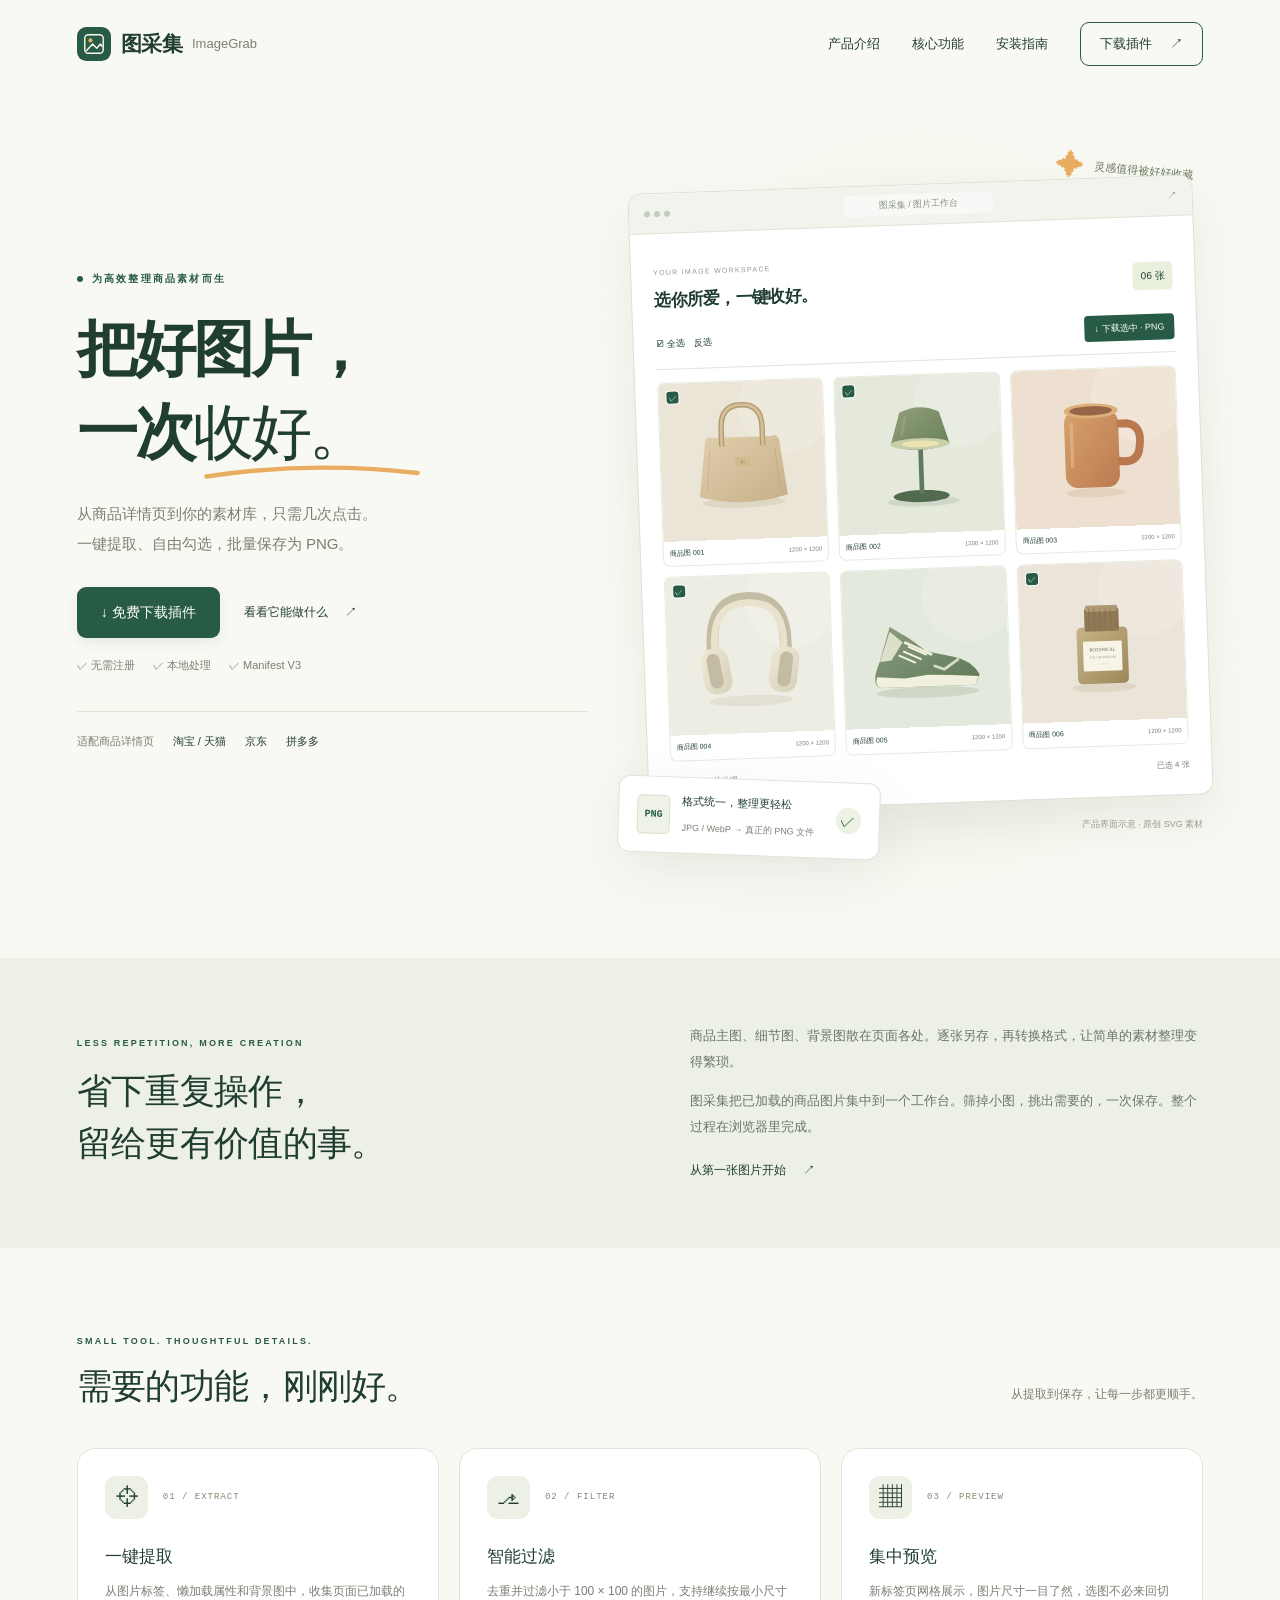
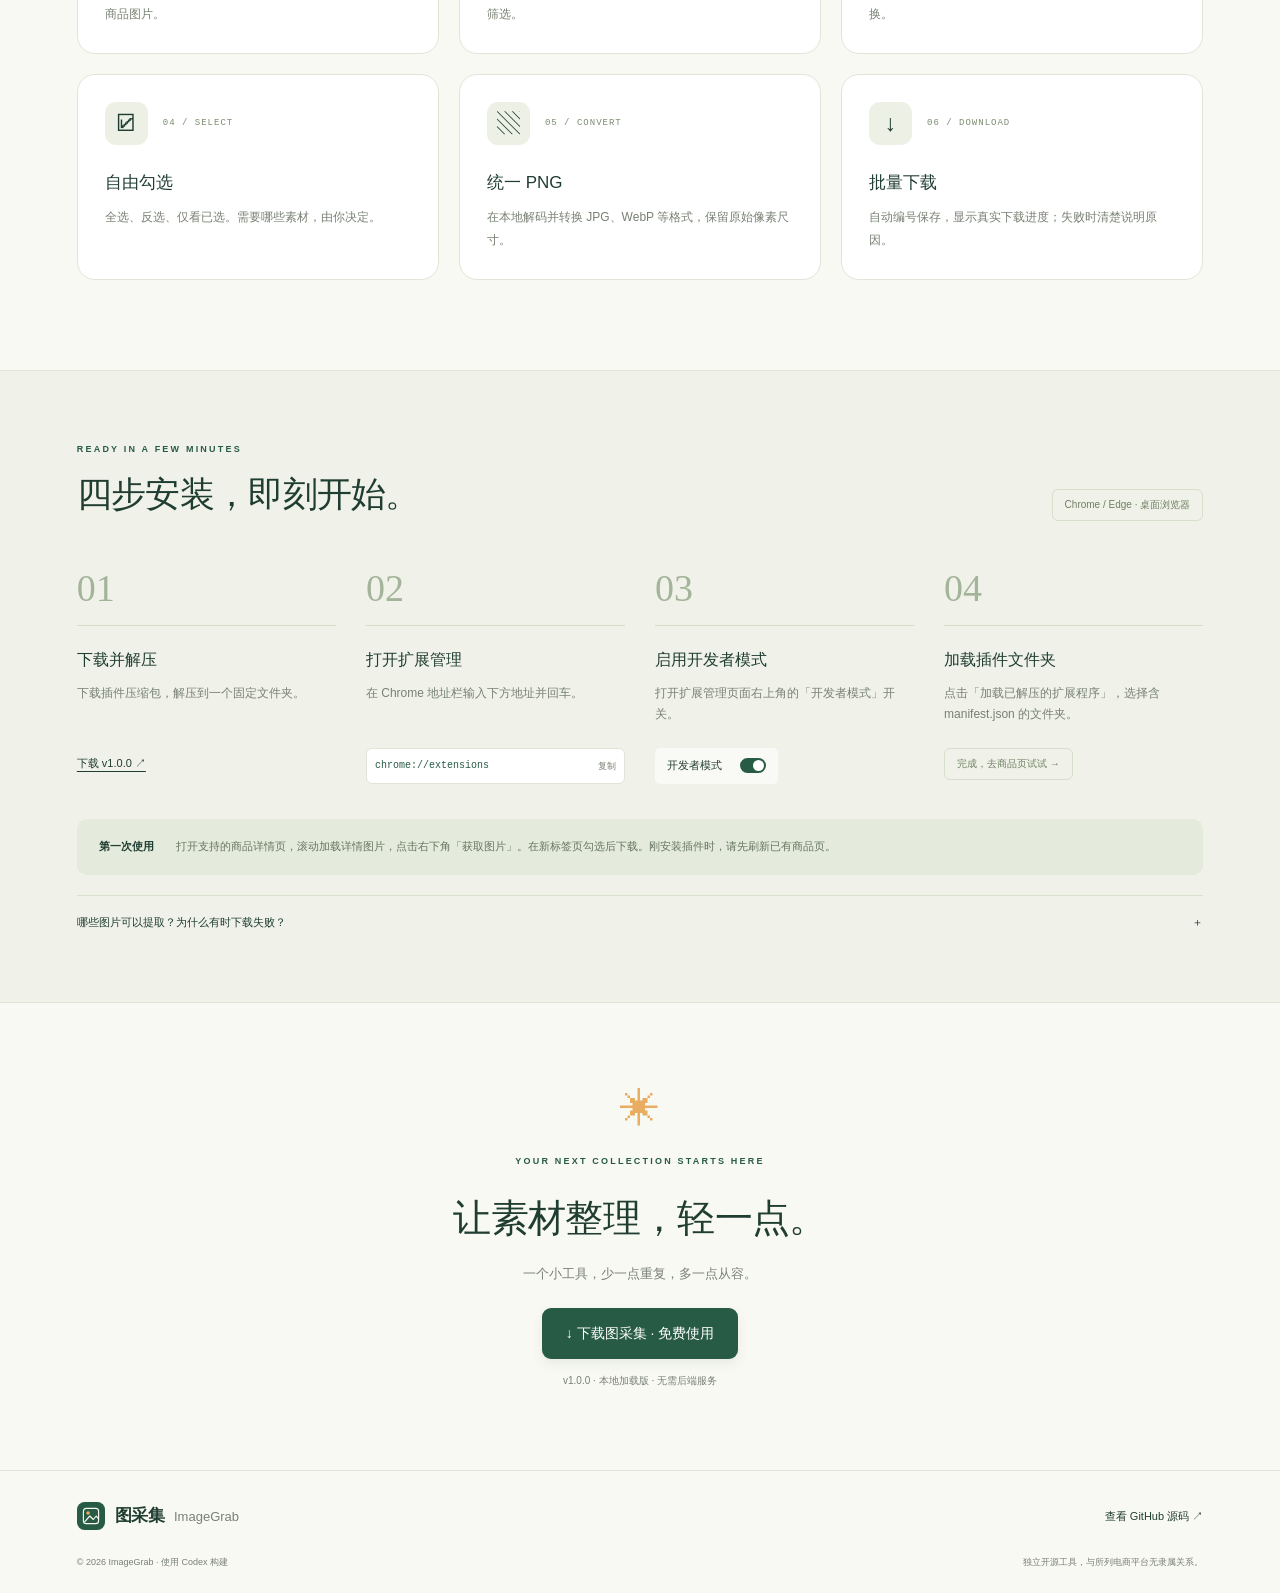
<file: docs/index.html>
<!doctype html>
<html lang="zh-CN"><head><meta charset="utf-8"><meta name="viewport" content="width=device-width, initial-scale=1"><meta name="description" content="图采集 ImageGrab：电商商品详情页图片提取工具。集中预览、自由筛选、批量转换 PNG，本地处理无需登录。"><meta name="theme-color" content="#244b3d"><title>图采集 ImageGrab — 把好图片，一次收好。</title><link rel="icon" href="assets/logo.svg" type="image/svg+xml"><link rel="stylesheet" href="css/style.css"></head>
<body><header class="nav"><div class="container nav-inner"><a class="brand" href="#home" aria-label="图采集首页"><img src="assets/logo.svg" alt="" width="34" height="34">图采集 <span>ImageGrab</span></a><button class="menu-button" aria-label="展开导航" aria-expanded="false" aria-controls="nav-links">☰</button><nav id="nav-links" aria-label="主导航"><a href="#about">产品介绍</a><a href="#features">核心功能</a><a href="#install">安装指南</a><a class="nav-cta" href="downloads/imagegrab-extension.zip" download>下载插件 <span>↗</span></a></nav></div></header>
<main><section class="hero container" id="home"><div class="hero-copy"><p class="eyebrow"><span class="dot"></span> 为高效整理商品素材而生</p><h1>把好图片，<br>一次<span class="serif">收好。</span><svg class="underline" viewBox="0 0 250 20" aria-hidden="true"><path d="M5 14 Q120 -4 245 10"/></svg></h1><p class="hero-description">从商品详情页到你的素材库，只需几次点击。<br>一键提取、自由勾选，批量保存为 PNG。</p><div class="hero-actions"><a class="button primary" href="downloads/imagegrab-extension.zip" download>↓ 免费下载插件</a><a class="text-link" href="#features">看看它能做什么 <span>↗</span></a></div><div class="microcopy"><span>✓ 无需注册</span><span>✓ 本地处理</span><span>✓ Manifest V3</span></div><div class="platforms"><span>适配商品详情页</span><strong>淘宝 / 天猫</strong><strong>京东</strong><strong>拼多多</strong></div></div>
<div class="hero-visual" aria-label="图采集图片工作台界面示意"><div class="floating-label"><span>✦</span> 灵感值得被好好收藏</div><div class="browser"><div class="browser-bar"><span class="traffic"><i></i><i></i><i></i></span><span class="browser-address">图采集 / 图片工作台</span><span>↗</span></div><div class="workspace"><div class="workspace-title"><div><small>YOUR IMAGE WORKSPACE</small><h2>选你所爱，一键收好。</h2></div><span class="count-badge">06 张</span></div><div class="workspace-tools"><span>☑ 全选　反选</span><span class="mini-button">↓ 下载选中 · PNG</span></div><div class="preview-grid"><figure><span class="tick">✓</span><img src="assets/product-1.svg" alt="米色手提包示例"><figcaption>商品图 001 <span>1200 × 1200</span></figcaption></figure><figure><span class="tick">✓</span><img src="assets/product-2.svg" alt="绿色台灯示例"><figcaption>商品图 002 <span>1200 × 1200</span></figcaption></figure><figure><img src="assets/product-3.svg" alt="橙色水杯示例"><figcaption>商品图 003 <span>1200 × 1200</span></figcaption></figure><figure><span class="tick">✓</span><img src="assets/product-4.svg" alt="奶油色耳机示例"><figcaption>商品图 004 <span>1200 × 1200</span></figcaption></figure><figure><img src="assets/product-5.svg" alt="绿色运动鞋示例"><figcaption>商品图 005 <span>1200 × 1200</span></figcaption></figure><figure><span class="tick">✓</span><img src="assets/product-6.svg" alt="香氛瓶示例"><figcaption>商品图 006 <span>1200 × 1200</span></figcaption></figure></div><div class="workspace-foot"><span><i class="dot"></i> 图片在本地处理</span><span>已选 4 张</span></div></div></div><div class="save-note"><span class="file-icon">PNG</span><div><strong>格式统一，整理更轻松</strong><small>JPG / WebP → 真正的 PNG 文件</small></div><span class="note-check">✓</span></div><p class="illustration-note">产品界面示意 · 原创 SVG 素材</p></div></section>
<section class="intro" id="about"><div class="container intro-inner"><div><p class="eyebrow">LESS REPETITION, MORE CREATION</p><h2>省下重复操作，<br>留给更有价值的事。</h2></div><div class="intro-text"><p>商品主图、细节图、背景图散在页面各处。逐张另存，再转换格式，让简单的素材整理变得繁琐。</p><p>图采集把已加载的商品图片集中到一个工作台。筛掉小图，挑出需要的，一次保存。整个过程在浏览器里完成。</p><a class="text-link" href="#install">从第一张图片开始 <span>↗</span></a></div></div></section>
<section class="features container" id="features"><div class="section-heading"><div><p class="eyebrow">SMALL TOOL. THOUGHTFUL DETAILS.</p><h2>需要的功能，刚刚好。</h2></div><p>从提取到保存，让每一步都更顺手。</p></div><div class="feature-grid"><article class="feature-card"><span class="feature-icon">⌖</span><small>01 / EXTRACT</small><h3>一键提取</h3><p>从图片标签、懒加载属性和背景图中，收集页面已加载的商品图片。</p></article><article class="feature-card"><span class="feature-icon">⎇</span><small>02 / FILTER</small><h3>智能过滤</h3><p>去重并过滤小于 100 × 100 的图片，支持继续按最小尺寸筛选。</p></article><article class="feature-card"><span class="feature-icon">▦</span><small>03 / PREVIEW</small><h3>集中预览</h3><p>新标签页网格展示，图片尺寸一目了然，选图不必来回切换。</p></article><article class="feature-card"><span class="feature-icon">☑</span><small>04 / SELECT</small><h3>自由勾选</h3><p>全选、反选、仅看已选。需要哪些素材，由你决定。</p></article><article class="feature-card"><span class="feature-icon">▧</span><small>05 / CONVERT</small><h3>统一 PNG</h3><p>在本地解码并转换 JPG、WebP 等格式，保留原始像素尺寸。</p></article><article class="feature-card"><span class="feature-icon">↓</span><small>06 / DOWNLOAD</small><h3>批量下载</h3><p>自动编号保存，显示真实下载进度；失败时清楚说明原因。</p></article></div></section>
<section class="installation" id="install"><div class="container"><div class="section-heading"><div><p class="eyebrow">READY IN A FEW MINUTES</p><h2>四步安装，即刻开始。</h2></div><span class="outline-pill">Chrome / Edge · 桌面浏览器</span></div><div class="steps"><article><span class="step-number">01</span><h3>下载并解压</h3><p>下载插件压缩包，解压到一个固定文件夹。</p><a href="downloads/imagegrab-extension.zip" download>下载 v1.0.0 ↗</a></article><article><span class="step-number">02</span><h3>打开扩展管理</h3><p>在 Chrome 地址栏输入下方地址并回车。</p><button id="copy-address" title="复制扩展管理地址"><code>chrome://extensions</code><span>复制</span></button></article><article><span class="step-number">03</span><h3>启用开发者模式</h3><p>打开扩展管理页面右上角的「开发者模式」开关。</p><span class="mode-switch">开发者模式 <i></i></span></article><article><span class="step-number">04</span><h3>加载插件文件夹</h3><p>点击「加载已解压的扩展程序」，选择含 manifest.json 的文件夹。</p><span class="outline-pill">完成，去商品页试试 →</span></article></div><div class="usage-note"><strong>第一次使用</strong><p>打开支持的商品详情页，滚动加载详情图片，点击右下角「获取图片」。在新标签页勾选后下载。刚安装插件时，请先刷新已有商品页。</p></div><details><summary>哪些图片可以提取？为什么有时下载失败？ <span>＋</span></summary><p>插件面向淘宝、天猫、京东及拼多多商家商品详情页，提取当前页面中可读取且已加载的图片。平台登录、页面改版、防盗链或未授权的图片域名可能导致提取或下载失败，插件不会绕过访问限制。SVG、GIF 等可解码图片会转为静态 PNG。请只下载你拥有使用权的素材。</p></details></div></section>
<section class="cta container"><span class="cta-symbol">✳</span><p class="eyebrow">YOUR NEXT COLLECTION STARTS HERE</p><h2>让素材整理，<span>轻一点。</span></h2><p>一个小工具，少一点重复，多一点从容。</p><a class="button primary" href="downloads/imagegrab-extension.zip" download>↓ 下载图采集 · 免费使用</a><small>v1.0.0 · 本地加载版 · 无需后端服务</small></section></main>
<footer class="footer"><div class="container footer-top"><a class="brand" href="#home"><img src="assets/logo.svg" alt="" width="28" height="28">图采集 <span>ImageGrab</span></a><a href="https://github.com/luwww0720-spec/imagegrab" target="_blank" rel="noopener noreferrer">查看 GitHub 源码 ↗</a></div><div class="container footer-bottom"><span>© 2026 ImageGrab · 使用 Codex 构建</span><span>独立开源工具，与所列电商平台无隶属关系。</span></div></footer><div id="toast" role="status" aria-live="polite"></div><script src="js/main.js"></script></body></html>
</file>
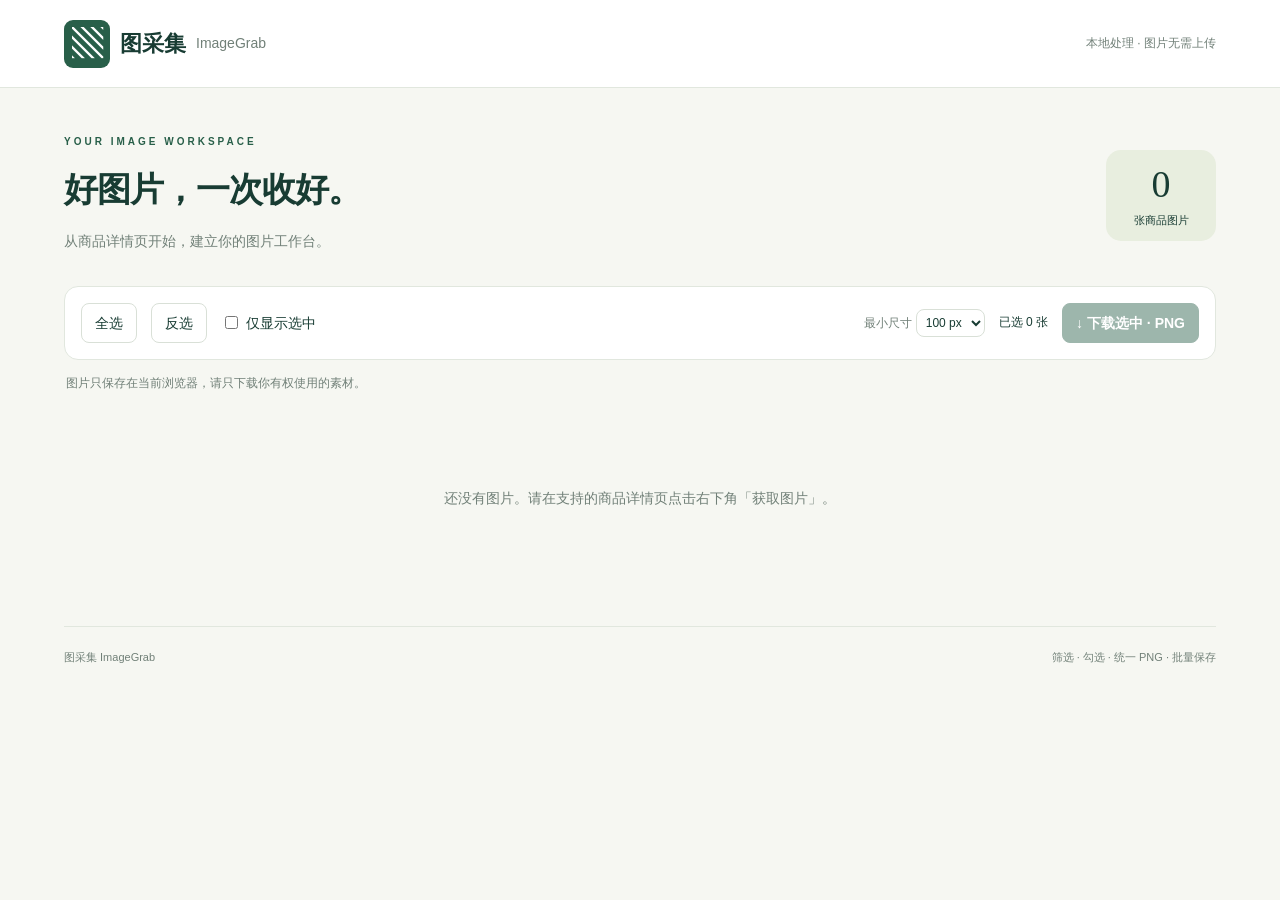
<file: extension/gallery.html>
<!doctype html><html lang="zh-CN"><head><meta charset="UTF-8"><meta name="viewport" content="width=device-width,initial-scale=1"><title>图片工作台 · 图采集 ImageGrab</title><link rel="stylesheet" href="gallery.css"></head><body>
<header><a class="brand" href="gallery.html"><span class="mark">▧</span> 图采集 <small>ImageGrab</small></a><span class="privacy">本地处理 · 图片无需上传</span></header>
<main><div class="heading"><div><p class="eyebrow">YOUR IMAGE WORKSPACE</p><h1>好图片，一次收好。</h1><p id="source-title">正在读取商品图片…</p><a id="source-link" target="_blank" rel="noopener noreferrer"></a></div><div class="stats"><strong id="total">0</strong><span>张商品图片</span></div></div>
<section class="toolbar" aria-label="筛选与下载"><div class="selection"><button id="select-all">全选</button><button id="invert">反选</button><label class="check"><input type="checkbox" id="only-selected">仅显示选中</label></div><div class="filters"><label>最小尺寸 <select id="min-size"><option value="100">100 px</option><option value="300">300 px</option><option value="600">600 px</option></select></label><span id="selected-count">已选 0 张</span><button class="primary" id="download" disabled>↓ 下载选中 · PNG</button></div></section>
<div id="status" role="status" aria-live="polite">图片只保存在当前浏览器，请只下载你有权使用的素材。</div><progress id="progress" max="1" value="0" hidden></progress>
<section id="grid" class="grid" aria-label="商品图片"></section><div id="empty" class="empty" hidden>还没有图片。请在支持的商品详情页点击右下角「获取图片」。</div>
<footer><span>图采集 ImageGrab</span><span>筛选 · 勾选 · 统一 PNG · 批量保存</span></footer></main><script src="gallery.js"></script></body></html>
</file>
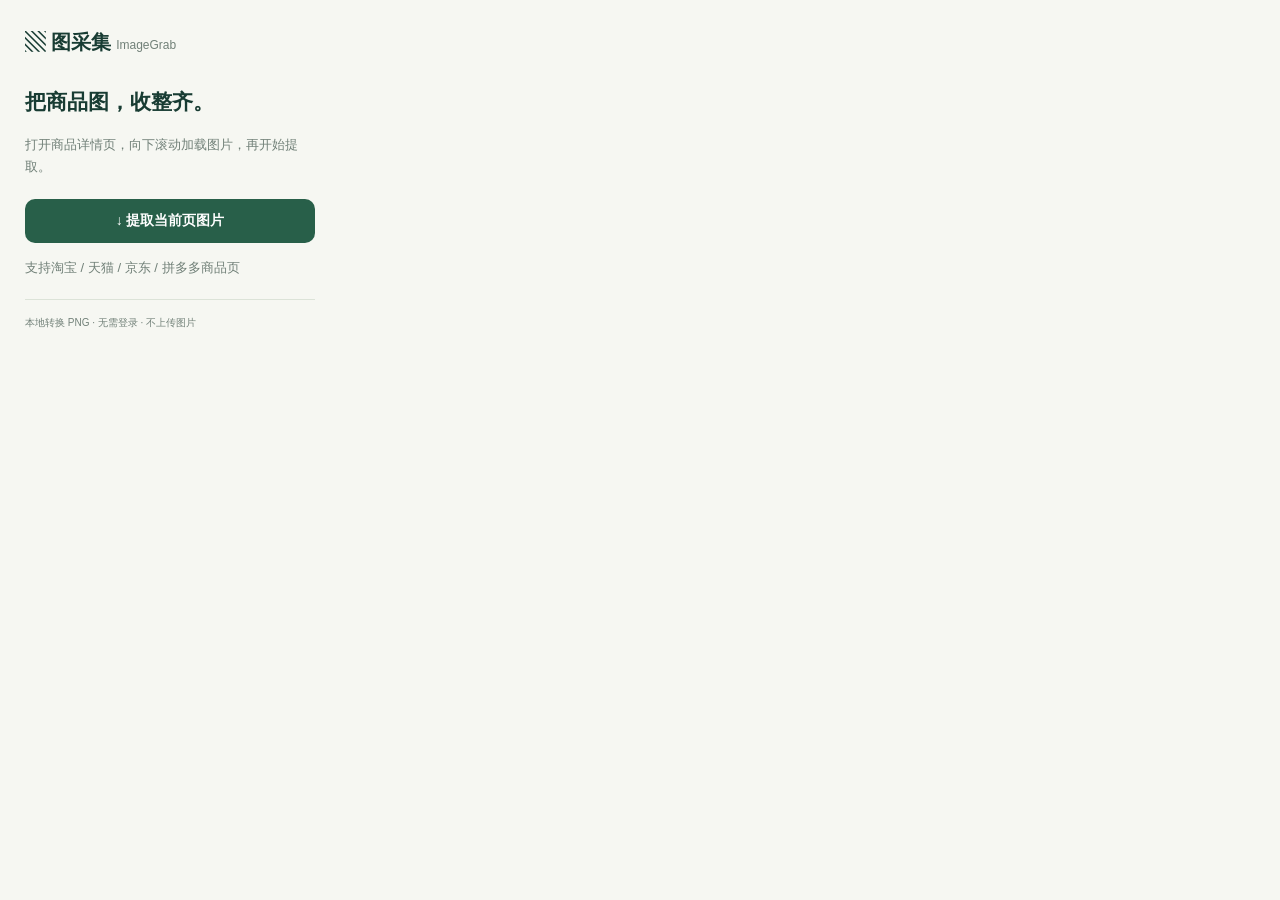
<file: extension/popup.html>
<!doctype html><html lang="zh-CN"><head><meta charset="utf-8"><title>图采集</title><link rel="stylesheet" href="popup.css"></head><body><div class="logo">▧ 图采集 <small>ImageGrab</small></div><h1>把商品图，收整齐。</h1><p>打开商品详情页，向下滚动加载图片，再开始提取。</p><button id="extract">↓ 提取当前页图片</button><div id="status" role="status">支持淘宝 / 天猫 / 京东 / 拼多多商品页</div><footer>本地转换 PNG · 无需登录 · 不上传图片</footer><script src="popup.js"></script></body></html>
</file>
<file: docs/css/style.css>
:root{--primary:#285b46;--ink:#203d31;--muted:#788073;--paper:#f9f9f3;--light:#edf0e4;--line:#dfe5d7;--accent:#e9ad62;--radius:18px;--shadow:0 20px 60px #24483313}*{box-sizing:border-box}html{scroll-behavior:smooth;scroll-padding-top:95px}body{margin:0;background:var(--paper);color:var(--ink);font:15px/1.8 -apple-system,BlinkMacSystemFont,"PingFang SC","Microsoft YaHei",sans-serif}a{color:inherit;text-decoration:none}button{font:inherit}img{max-width:100%}.container{width:min(1200px,88%);margin-inline:auto}.nav{position:sticky;top:0;z-index:20;background:#f9f9f3e8;backdrop-filter:blur(18px);border-bottom:1px solid transparent;transition:box-shadow .25s}.nav.scrolled{box-shadow:0 2px 15px #203d310c;border-color:var(--line)}.nav-inner{height:88px;display:flex;align-items:center;justify-content:space-between}.brand{display:flex;align-items:center;gap:10px;font-size:21px;font-weight:700;letter-spacing:-.6px}.brand span{font-size:13px;font-weight:400;letter-spacing:0;color:var(--muted)}nav{display:flex;align-items:center;gap:32px;font-size:13px}nav a:not(.nav-cta):hover{color:#5b8663}.nav-cta{border:1px solid var(--primary);padding:9px 19px;border-radius:9px}.nav-cta span{margin-left:15px}.menu-button{display:none}.hero{display:grid;grid-template-columns:.95fr 1.05fr;gap:50px;align-items:center;padding-top:65px;padding-bottom:90px;min-height:710px}.eyebrow{font-size:10px;font-weight:600;letter-spacing:2.2px;margin:0 0 20px;color:var(--primary);display:flex;align-items:center;gap:9px}.dot{display:inline-block;width:6px;height:6px;background:var(--primary);border-radius:50%}h1{font-size:clamp(45px,4.8vw,67px);line-height:1.35;letter-spacing:-3px;font-weight:600;margin:0 0 23px;position:relative}.serif{font-family:"STSong","SimSun",serif;font-weight:500}.underline{position:absolute;bottom:-8px;left:0;width:220px;height:18px;transform:translateX(125px);fill:none;stroke:var(--accent);stroke-width:5;stroke-linecap:round}.hero-description{font-size:15px;color:var(--muted);line-height:2;margin:25px 0 28px}.hero-actions{display:flex;align-items:center;gap:24px}.button{display:inline-flex;align-items:center;justify-content:center;gap:12px;padding:13px 24px;border-radius:9px;font-size:14px;font-weight:500;transition:transform .2s,background .2s}.primary{background:var(--primary);color:white;box-shadow:0 5px 12px #285b4615}.primary:hover{background:#1b4433;transform:translateY(-2px)}.text-link{font-size:12px;font-weight:500;display:inline-flex;gap:17px;align-items:center}.text-link:hover{color:#658558}.microcopy{display:flex;gap:18px;font-size:11px;color:var(--muted);margin-top:18px}.platforms{display:flex;align-items:center;gap:19px;font-size:11px;border-top:1px solid var(--line);margin-top:35px;padding-top:20px;flex-wrap:wrap}.platforms>span{color:var(--muted)}.platforms strong{font-weight:500}.hero-visual{position:relative;padding:30px 0 35px}.hero-visual:before{content:"";position:absolute;inset:-35px -25px;background:radial-gradient(ellipse,#e8eddb 0%,#edf0e273 50%,transparent 72%);z-index:-1}.floating-label{position:absolute;top:-10px;right:10px;font-size:11px;color:#6b795e;transform:rotate(5deg);display:flex;align-items:center;gap:9px}.floating-label span{color:var(--accent);font-size:29px}.browser{background:#fff;border:1px solid #dbe2d4;border-radius:13px;overflow:hidden;box-shadow:0 24px 50px #38523d16;transform:rotate(-2deg)}.browser-bar{height:40px;background:#f1f3ed;display:flex;align-items:center;justify-content:space-between;padding:0 15px;border-bottom:1px solid var(--line);font-size:10px;color:#87917e}.traffic{display:flex;gap:4px}.traffic i{width:6px;height:6px;background:#c4cdbc;border-radius:50%}.browser-address{background:#fff8;padding:2px 35px;border-radius:4px;font-size:9px}.workspace{padding:22px}.workspace-title{display:flex;align-items:center;justify-content:space-between}.workspace-title small{font-size:7px;letter-spacing:1.3px;color:#8e9886}.workspace h2{font-size:17px;margin:5px 0 17px;font-weight:600}.count-badge{background:#eaf0de;padding:5px 8px;border-radius:5px;font-size:10px}.workspace-tools{display:flex;align-items:center;justify-content:space-between;border-bottom:1px solid var(--line);padding-bottom:12px;margin-bottom:13px;font-size:9px}.mini-button{background:var(--primary);color:white;padding:5px 10px;border-radius:4px}.preview-grid{display:grid;grid-template-columns:repeat(3,minmax(0,1fr));gap:10px}.preview-grid figure{margin:0;position:relative;overflow:hidden;border:1px solid #e7ebdf;border-radius:7px}.preview-grid img{width:100%;aspect-ratio:1.04;object-fit:cover;display:block}.preview-grid figcaption{display:flex;align-items:center;justify-content:space-between;padding:6px;font-size:7px;white-space:nowrap;gap:3px}.preview-grid figcaption span{font-size:6px;color:var(--muted)}.tick{position:absolute;left:7px;top:7px;font-size:8px;width:14px;height:14px;display:grid;place-items:center;background:var(--primary);color:white;border-radius:4px;border:1px solid white}.workspace-foot{display:flex;justify-content:space-between;font-size:8px;color:var(--muted);padding-top:14px}.workspace-foot .dot{width:4px;height:4px;margin-right:5px}.save-note{position:absolute;left:-20px;bottom:12px;display:flex;gap:12px;align-items:center;background:white;border:1px solid var(--line);padding:14px 18px;border-radius:12px;box-shadow:var(--shadow);transform:rotate(2deg)}.file-icon{display:grid;place-items:center;background:#eef2e7;border:1px solid #d6e0cb;color:var(--primary);font:700 10px monospace;width:33px;height:39px;border-radius:5px}.save-note strong{display:block;font-size:11px;font-weight:500}.save-note small{font-size:9px;color:var(--muted)}.note-check{background:#edf2e5;border-radius:50%;color:var(--primary);padding:0 5px;margin-left:9px}.illustration-note{text-align:right;font-size:9px;color:#99a18f;margin:12px 0 0}.intro{background:var(--light);padding:65px 0}.intro-inner{display:grid;grid-template-columns:1fr 1fr;gap:100px;align-items:center}h2{font-size:clamp(25px,2.7vw,35px);line-height:1.5;margin:0;font-weight:500;letter-spacing:-.7px}.intro .eyebrow{font-size:9px;margin-bottom:15px}.intro-text{font-size:13px;color:#6b7667;line-height:2}.intro-text p{margin:0 0 13px}.intro-text .text-link{color:var(--ink);margin-top:5px}.features{padding:85px 0 90px}.section-heading{display:flex;align-items:flex-end;justify-content:space-between;gap:20px;margin-bottom:35px}.section-heading .eyebrow{font-size:9px;margin-bottom:12px}.section-heading>p{font-size:12px;color:var(--muted);margin-bottom:7px}.feature-grid{display:grid;grid-template-columns:repeat(3,minmax(0,1fr));gap:20px}.feature-card{background:#fff;border:1px solid var(--line);border-radius:var(--radius);padding:27px;transition:transform .25s,box-shadow .25s}.feature-card:hover{transform:translateY(-5px);box-shadow:var(--shadow)}.feature-icon{width:43px;height:43px;display:grid;place-items:center;background:#edf1e5;border-radius:11px;font-size:23px;float:left;margin-right:15px}.feature-card small{font:9px/43px monospace;letter-spacing:1px;color:#7a8c70}.feature-card h3{font-size:17px;font-weight:500;margin:23px 0 8px;clear:both}.feature-card p{font-size:12px;color:var(--muted);margin:0;line-height:1.9}.installation{padding:70px 0;background:#f0f2e9;border-block:1px solid var(--line)}.outline-pill{display:inline-flex;border:1px solid #d6dfcc;padding:6px 12px;border-radius:6px;font-size:10px;color:#6e7f61;white-space:nowrap}.steps{display:grid;grid-template-columns:repeat(4,minmax(0,1fr));gap:30px;margin-top:45px}.step-number{font:400 38px Georgia,serif;color:#a4b49a;border-bottom:1px solid #d2dcc8;display:block;padding-bottom:15px}.steps h3{font-weight:500;font-size:16px;margin:20px 0 8px}.steps p{font-size:12px;color:var(--muted);min-height:50px;margin:0 0 15px}.steps a{font-size:11px;text-decoration:underline;text-underline-offset:4px}#copy-address{background:white;border:1px solid var(--line);padding:8px;border-radius:6px;width:100%;display:flex;justify-content:space-between;align-items:center;gap:5px;cursor:pointer;font-size:10px}#copy-address code{font-size:10px;color:var(--primary);overflow-wrap:anywhere}#copy-address span{color:var(--muted);font-size:9px;white-space:nowrap}.mode-switch{font-size:11px;display:inline-flex;align-items:center;gap:18px;background:#fff9;border-radius:5px;padding:8px 12px}.mode-switch i{width:26px;height:15px;background:var(--primary);border-radius:15px;position:relative}.mode-switch i:after{content:"";position:absolute;right:2px;top:2px;width:11px;height:11px;background:white;border-radius:50%}.usage-note{margin-top:35px;background:#e4eadc;border-radius:10px;display:flex;gap:22px;padding:18px 22px;align-items:center}.usage-note strong{font-size:11px;white-space:nowrap}.usage-note p{margin:0;font-size:11px;color:#67755f}details{margin-top:20px;border-top:1px solid #d8e1cf;padding-top:17px;font-size:11px;color:#67755f}summary{cursor:pointer;list-style:none;color:var(--ink);display:flex;justify-content:space-between}details p{max-width:950px;line-height:1.9}.cta{text-align:center;padding:70px 0 80px;position:relative}.cta .eyebrow{justify-content:center;font-size:9px}.cta h2{font-size:38px}.cta h2 span{font-family:"STSong","SimSun",serif}.cta p:not(.eyebrow){font-size:13px;color:var(--muted);margin:15px 0 23px}.cta small{display:block;color:var(--muted);font-size:10px;margin-top:13px}.cta-symbol{color:var(--accent);font-size:40px;display:block;margin-bottom:8px}.footer{border-top:1px solid var(--line);padding:30px 0 23px}.footer-top,.footer-bottom{display:flex;justify-content:space-between;align-items:center;gap:20px}.footer-top>a:not(.brand){font-size:11px}.footer .brand{font-size:17px}.footer-bottom{font-size:9px;color:var(--muted);margin-top:22px}#toast{position:fixed;bottom:25px;left:50%;transform:translateX(-50%);background:var(--primary);color:white;padding:10px 20px;border-radius:8px;font-size:12px;z-index:30;display:none}#toast.visible{display:block}a:focus-visible,button:focus-visible,summary:focus-visible{outline:3px solid #d5a45d;outline-offset:5px}@media(min-width:768px) and (max-width:1023px){.hero{gap:28px;padding-top:45px;min-height:620px}.hero-actions{gap:12px;flex-wrap:wrap}.button{padding:12px 17px}.platforms{gap:12px}.intro-inner{gap:45px}.workspace{padding:15px}.save-note{left:-12px;padding:10px}.steps{grid-template-columns:repeat(2,minmax(0,1fr))}.steps p{min-height:0}.preview-grid figcaption{font-size:6px;flex-wrap:wrap}.section-heading>p{max-width:180px}.feature-card{padding:20px}}@media(max-width:767px){.container{width:88%}.nav-inner{height:70px}.brand{font-size:19px}.brand span{font-size:11px}.menu-button{display:block;border:1px solid var(--line);background:transparent;border-radius:6px;padding:5px 10px;color:var(--ink)}nav{display:none;position:absolute;top:70px;left:0;right:0;background:var(--paper);padding:20px 6%;border-bottom:1px solid var(--line);flex-direction:column;align-items:stretch;gap:18px}nav.open{display:flex}.nav-cta{text-align:center}.hero{grid-template-columns:1fr;gap:40px;padding-top:40px;padding-bottom:45px;min-height:0}.hero h1{font-size:52px}.hero-description{font-size:13px}.hero-actions{gap:18px;flex-wrap:wrap}.microcopy{font-size:10px;gap:14px}.platforms{gap:14px;font-size:10px;margin-top:28px}.hero-visual{max-width:500px;width:100%;margin-inline:auto}.floating-label{top:-4px;font-size:10px}.browser{transform:rotate(-1deg)}.save-note{left:-8px;bottom:5px;padding:10px 12px}.intro{padding:40px 0}.intro-inner{grid-template-columns:1fr;gap:20px}.intro h2{font-size:28px}.intro-text{font-size:12px}.features{padding:50px 0}.section-heading{align-items:flex-start;flex-direction:column;gap:10px;margin-bottom:25px}.section-heading>p{margin:0}.feature-grid{grid-template-columns:1fr;gap:12px}.feature-card{padding:22px}.feature-card h3{clear:none;margin:0 0 10px}.feature-icon{float:right;margin:0 0 10px 15px}.feature-card small{display:block;line-height:1.4;margin-bottom:10px}.feature-card p{font-size:12px}.installation{padding:45px 0}.steps{grid-template-columns:1fr;gap:25px;margin-top:25px}.step-number{font-size:27px;padding-bottom:8px}.steps h3{margin-top:12px}.steps p{min-height:0;margin-bottom:12px}#copy-address{max-width:280px}.usage-note{flex-direction:column;align-items:flex-start;gap:8px;padding:17px}.cta{padding:40px 0 50px}.cta h2{font-size:30px}.footer-top,.footer-bottom{align-items:flex-start;flex-direction:column;gap:15px}.footer-bottom{line-height:1.7}.workspace{padding:16px}.preview-grid{gap:7px}.preview-grid figcaption{font-size:6px;flex-wrap:wrap}.preview-grid figcaption span{font-size:6px}.browser-address{padding-inline:15px}.workspace h2{font-size:15px}.eyebrow{font-size:9px;letter-spacing:1.6px}.underline{width:180px;transform:translateX(90px)}}@media(prefers-reduced-motion:reduce){html{scroll-behavior:auto}*,*:before,*:after{transition:none!important;animation:none!important}}
@media(max-width:767px){.hero-visual:before{inset:-25px -10px}}
</file>
<file: extension/gallery.css>
:root{--ink:#183c33;--muted:#718078;--green:#285f49;--line:#e1e7de;--paper:#f6f7f2}*{box-sizing:border-box}body{margin:0;background:var(--paper);color:var(--ink);font:14px/1.6 -apple-system,BlinkMacSystemFont,"Microsoft YaHei",sans-serif}header{height:88px;padding:0 5%;display:flex;align-items:center;justify-content:space-between;border-bottom:1px solid var(--line);background:#fff}a{color:inherit}.brand{text-decoration:none;font-size:22px;font-weight:700;display:flex;align-items:center;gap:10px}.brand small{font-weight:400;font-size:14px;color:var(--muted)}.mark{background:var(--green);color:white;padding:0 8px;border-radius:9px;font-size:30px}.privacy{font-size:12px;color:var(--muted)}main{max-width:1440px;margin:auto;padding:46px 5% 20px}.heading{display:flex;justify-content:space-between;align-items:center;margin-bottom:28px}.eyebrow{font-size:10px;letter-spacing:3px;color:var(--green);font-weight:700;margin:0 0 12px}h1{font-size:34px;letter-spacing:-1px;margin:0 0 14px}.heading p:not(.eyebrow){margin:0;color:var(--muted);max-width:800px;overflow-wrap:anywhere}#source-link{font-size:11px;color:var(--muted);display:block;max-width:800px;overflow-wrap:anywhere;margin-top:5px}.stats{display:flex;flex-direction:column;text-align:center;background:#e8eedf;padding:12px 24px;border-radius:15px;min-width:110px}.stats strong{font:500 38px/1.2 Georgia,serif}.stats span{font-size:11px;margin-top:4px}.toolbar{display:flex;justify-content:space-between;align-items:center;gap:15px;padding:16px;background:white;border:1px solid var(--line);border-radius:14px}.selection,.filters{display:flex;gap:14px;align-items:center}button,select{font:inherit;border:1px solid #d9e0d7;border-radius:8px;padding:8px 13px;background:#fff;color:var(--ink);cursor:pointer}button:hover{background:#edf2e7}button:disabled{opacity:.45;cursor:not-allowed}.primary{background:var(--green);color:white;border-color:var(--green);font-weight:600}.primary:hover{background:#184532}.check{display:flex;align-items:center;gap:5px;white-space:nowrap}input{accent-color:var(--green)}.filters label{font-size:12px;color:var(--muted)}.filters select{padding:5px;font-size:12px}#selected-count{font-size:12px;white-space:nowrap}#status{font-size:12px;color:var(--muted);padding:14px 2px;overflow-wrap:anywhere}progress{width:100%;accent-color:var(--green);height:6px;margin-bottom:15px}.grid{display:grid;grid-template-columns:repeat(4,minmax(0,1fr));gap:20px}.card{background:#fff;border:1px solid var(--line);border-radius:14px;overflow:hidden;cursor:pointer;transition:transform .2s,border-color .2s;position:relative}.card:hover{transform:translateY(-3px)}.card.selected{border:2px solid var(--green)}.card img{width:100%;aspect-ratio:1.15;display:block;object-fit:contain;background:#f0f0eb}.card input{position:absolute;top:12px;left:12px;width:19px;height:19px}.meta{padding:11px 14px;display:flex;align-items:center;justify-content:space-between;gap:5px}.meta strong{font-size:12px;font-weight:500}.meta span{font-size:11px;color:var(--muted)}.card .tag{position:absolute;right:12px;top:12px;background:#ffffffdd;padding:2px 8px;border-radius:5px;font-size:10px}.empty{text-align:center;padding:80px 20px;color:var(--muted)}footer{display:flex;justify-content:space-between;color:var(--muted);font-size:11px;border-top:1px solid var(--line);padding:22px 0;margin-top:36px}button:focus-visible,a:focus-visible{outline:3px solid #d9a859;outline-offset:3px}[hidden]{display:none!important}@media(max-width:1000px){.grid{grid-template-columns:repeat(3,minmax(0,1fr))}.toolbar{align-items:flex-start;flex-direction:column}}@media(max-width:650px){main{padding:30px 5%}.grid{grid-template-columns:repeat(2,minmax(0,1fr));gap:10px}h1{font-size:26px}.stats{padding:10px;min-width:85px}.filters{flex-wrap:wrap}.privacy{display:none}.meta{padding:8px;flex-wrap:wrap}.heading{gap:10px}.brand small{display:none}footer{gap:10px}}
</file>
<file: extension/popup.css>
*{box-sizing:border-box}body{width:340px;margin:0;padding:25px;background:#f6f7f2;color:#183c33;font:13px/1.7 "Microsoft YaHei",sans-serif}.logo{font-size:20px;font-weight:700}.logo small{font-size:12px;font-weight:400;color:#718078}h1{font-size:21px;margin-top:25px}p,#status{color:#718078}button{width:100%;border:0;background:#285f49;color:#fff;border-radius:10px;padding:13px;font:600 14px "Microsoft YaHei";cursor:pointer;margin:8px 0 14px}button:disabled{opacity:.5}footer{font-size:10px;color:#718078;border-top:1px solid #dce3d8;margin-top:20px;padding-top:14px}
</file>
